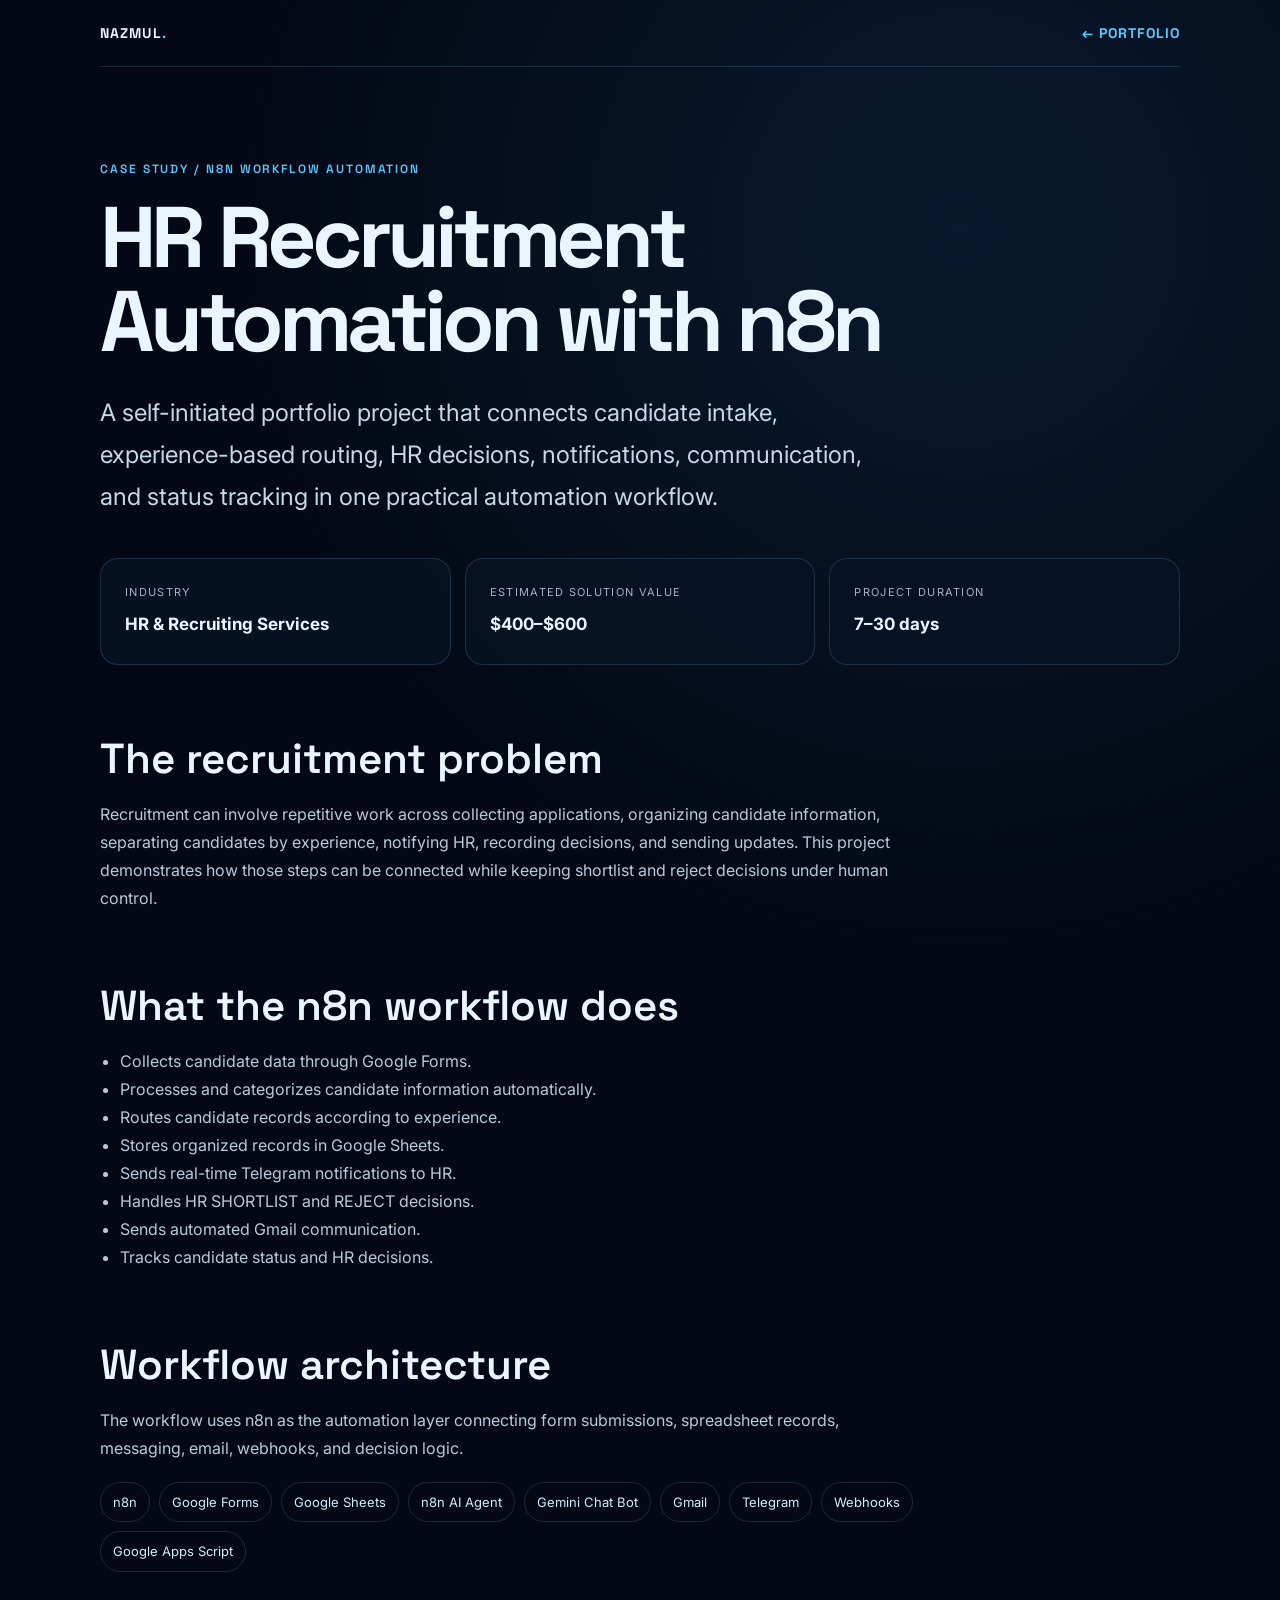
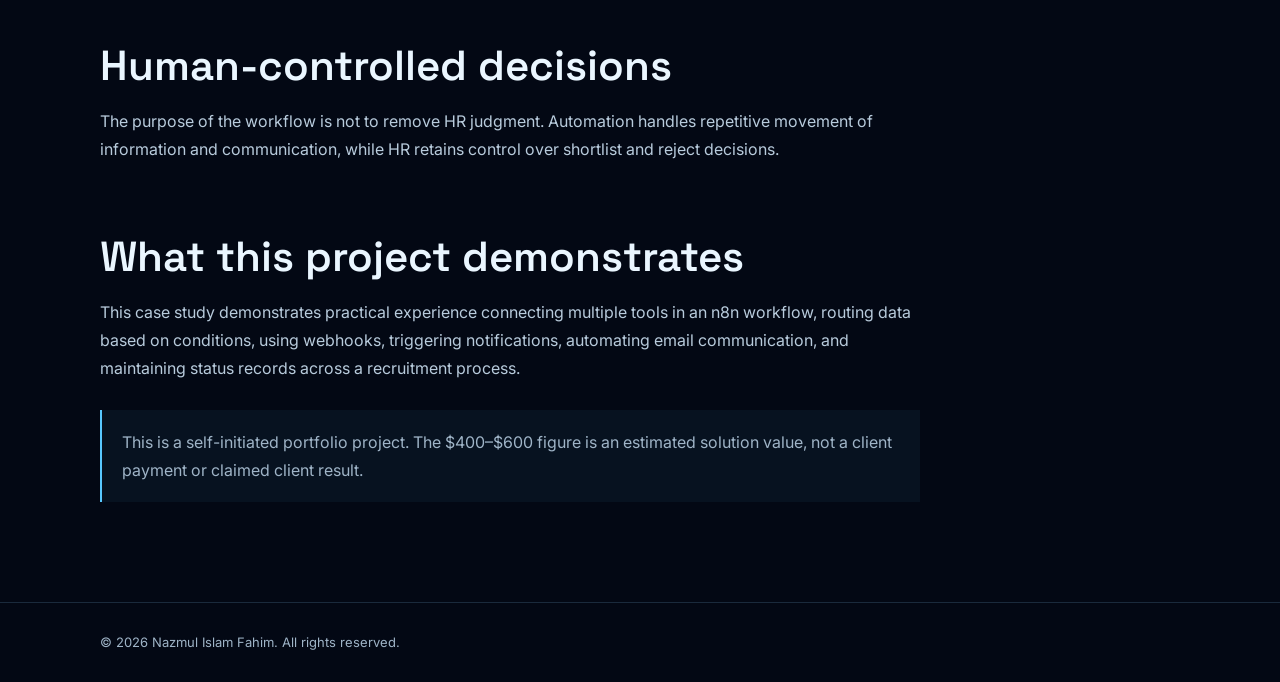
<file: hr-recruitment-automation.html>
<!doctype html>
<html lang="en">
<head>
  <!-- Google tag (gtag.js) -->
  <script async src="https://www.googletagmanager.com/gtag/js?id=G-9X3RETWLD0"></script>
  <script>window.dataLayer=window.dataLayer||[];function gtag(){dataLayer.push(arguments)}gtag('js',new Date());gtag('config','G-9X3RETWLD0');</script>
  <meta charset="utf-8">
  <meta name="viewport" content="width=device-width,initial-scale=1">
  <title>HR Recruitment Automation with n8n | Nazmul Islam Fahim</title>
  <meta name="description" content="Case study by Nazmul Islam Fahim showing an n8n recruitment automation workflow for candidate intake, routing, HR decisions, Telegram alerts, Gmail communication, and status tracking.">
  <meta name="robots" content="index,follow,max-image-preview:large,max-snippet:-1">
  <meta name="author" content="Nazmul Islam Fahim">
  <meta name="theme-color" content="#030814">
  <link rel="canonical" href="https://inazfps.github.io/hr-recruitment-automation.html">
  <link rel="icon" type="image/png" sizes="16x16" href="assets/favicon-16x16.png"><link rel="icon" type="image/png" sizes="32x32" href="assets/favicon-32x32.png"><link rel="apple-touch-icon" sizes="180x180" href="assets/apple-touch-icon.png">
  <meta property="og:type" content="article"><meta property="og:title" content="HR Recruitment Automation with n8n | Nazmul Islam Fahim"><meta property="og:description" content="A practical n8n recruitment automation case study connecting candidate intake, routing, HR decisions, notifications, and communication."><meta property="og:url" content="https://inazfps.github.io/hr-recruitment-automation.html"><meta property="og:image" content="https://inazfps.github.io/assets/fiverr-gig-thumbnail.jpg">
  <meta name="twitter:card" content="summary_large_image"><meta name="twitter:title" content="HR Recruitment Automation with n8n"><meta name="twitter:description" content="A practical n8n recruitment automation case study by Nazmul Islam Fahim."><meta name="twitter:image" content="https://inazfps.github.io/assets/fiverr-gig-thumbnail.jpg">
  <link rel="preconnect" href="https://fonts.googleapis.com"><link rel="preconnect" href="https://fonts.gstatic.com" crossorigin><link href="https://fonts.googleapis.com/css2?family=Inter:wght@400;500;600;700&family=Space+Grotesk:wght@500;600;700&display=swap" rel="stylesheet">
  <style>
  :root{--bg:#030814;--panel:#081426;--text:#eaf6ff;--muted:#9fb4c7;--cyan:#58c8ff;--line:rgba(145,205,255,.17)}*{box-sizing:border-box}html{scroll-behavior:smooth}body{margin:0;background:radial-gradient(circle at 75% 10%,rgba(47,144,214,.13),transparent 32%),var(--bg);color:var(--text);font-family:Inter,sans-serif;line-height:1.75}.wrap{width:min(1080px,calc(100% - 40px));margin:auto}.top{display:flex;justify-content:space-between;align-items:center;padding:24px 0;border-bottom:1px solid var(--line)}.brand,.back{color:var(--text);text-decoration:none;font:700 14px "Space Grotesk",sans-serif;letter-spacing:.08em}.brand span,.back{color:var(--cyan)}main{padding:82px 0 100px}.eyebrow{color:var(--cyan);font:600 12px "Space Grotesk",sans-serif;letter-spacing:.16em;text-transform:uppercase}h1{font:700 clamp(42px,7vw,86px)/.98 "Space Grotesk",sans-serif;letter-spacing:-.055em;max-width:900px;margin:18px 0 28px}h2{font:600 clamp(25px,4vw,42px)/1.12 "Space Grotesk",sans-serif;margin:70px 0 18px}h3{font:600 20px "Space Grotesk",sans-serif;margin:30px 0 8px}.lead{font-size:clamp(18px,2.3vw,24px);color:#c5d8e8;max-width:800px}.grid{display:grid;grid-template-columns:repeat(3,1fr);gap:14px;margin:40px 0}.stat,.panel{border:1px solid var(--line);background:rgba(8,20,38,.72);border-radius:18px;padding:24px}.stat span{display:block;color:var(--muted);font-size:11px;letter-spacing:.12em}.stat strong{display:block;margin-top:8px;font-size:17px}.content{max-width:820px}.content p,.content li{color:#b8cbdc}.content strong{color:var(--text)}ul{padding-left:20px}.flow{display:flex;flex-wrap:wrap;gap:9px;margin:20px 0}.flow span{border:1px solid var(--line);border-radius:999px;padding:8px 12px;color:#cfeeff;font-size:13px}.note{margin-top:28px;padding:18px 20px;border-left:2px solid var(--cyan);background:rgba(88,200,255,.05);color:var(--muted)}footer{border-top:1px solid var(--line);padding:28px 0;color:var(--muted);font-size:13px}@media(max-width:720px){.wrap{width:min(100% - 28px,1080px)}main{padding-top:55px}.grid{grid-template-columns:1fr}.top{padding:18px 0}h1{letter-spacing:-.04em}}
  </style>
  <script type="application/ld+json">
  {"@context":"https://schema.org","@type":"CreativeWork","@id":"https://inazfps.github.io/hr-recruitment-automation.html#project","name":"HR Recruitment Automation with n8n","url":"https://inazfps.github.io/hr-recruitment-automation.html","description":"A self-initiated n8n recruitment automation portfolio project covering candidate intake, experience-based routing, HR decisions, Telegram notifications, Gmail communication, and status tracking.","author":{"@type":"Person","@id":"https://inazfps.github.io/#person","name":"Nazmul Islam Fahim","url":"https://inazfps.github.io/"},"keywords":["n8n recruitment automation","n8n workflow automation","HR automation","Google Forms automation","Google Sheets automation","Telegram automation","Gmail automation","workflow automation"]}
  </script>
</head>
<body>
<header class="wrap top"><a class="brand" href="./">NAZMUL<span>.</span></a><a class="back" href="./">← PORTFOLIO</a></header>
<main class="wrap">
  <article>
    <p class="eyebrow">CASE STUDY / N8N WORKFLOW AUTOMATION</p>
    <h1>HR Recruitment Automation with n8n</h1>
    <p class="lead">A self-initiated portfolio project that connects candidate intake, experience-based routing, HR decisions, notifications, communication, and status tracking in one practical automation workflow.</p>
    <div class="grid"><div class="stat"><span>INDUSTRY</span><strong>HR &amp; Recruiting Services</strong></div><div class="stat"><span>ESTIMATED SOLUTION VALUE</span><strong>$400–$600</strong></div><div class="stat"><span>PROJECT DURATION</span><strong>7–30 days</strong></div></div>
    <div class="content">
      <h2>The recruitment problem</h2>
      <p>Recruitment can involve repetitive work across collecting applications, organizing candidate information, separating candidates by experience, notifying HR, recording decisions, and sending updates. This project demonstrates how those steps can be connected while keeping shortlist and reject decisions under human control.</p>
      <h2>What the n8n workflow does</h2>
      <ul><li>Collects candidate data through Google Forms.</li><li>Processes and categorizes candidate information automatically.</li><li>Routes candidate records according to experience.</li><li>Stores organized records in Google Sheets.</li><li>Sends real-time Telegram notifications to HR.</li><li>Handles HR SHORTLIST and REJECT decisions.</li><li>Sends automated Gmail communication.</li><li>Tracks candidate status and HR decisions.</li></ul>
      <h2>Workflow architecture</h2>
      <p>The workflow uses n8n as the automation layer connecting form submissions, spreadsheet records, messaging, email, webhooks, and decision logic.</p>
      <div class="flow" aria-label="Tools used"><span>n8n</span><span>Google Forms</span><span>Google Sheets</span><span>n8n AI Agent</span><span>Gemini Chat Bot</span><span>Gmail</span><span>Telegram</span><span>Webhooks</span><span>Google Apps Script</span></div>
      <h2>Human-controlled decisions</h2>
      <p>The purpose of the workflow is not to remove HR judgment. Automation handles repetitive movement of information and communication, while HR retains control over shortlist and reject decisions.</p>
      <h2>What this project demonstrates</h2>
      <p>This case study demonstrates practical experience connecting multiple tools in an n8n workflow, routing data based on conditions, using webhooks, triggering notifications, automating email communication, and maintaining status records across a recruitment process.</p>
      <div class="note">This is a self-initiated portfolio project. The $400–$600 figure is an estimated solution value, not a client payment or claimed client result.</div>
    </div>
  </article>
</main>
<footer><div class="wrap">© <span id="year"></span> Nazmul Islam Fahim. All rights reserved.</div></footer><script>document.getElementById('year').textContent=new Date().getFullYear()</script>
</body></html>
</file>
